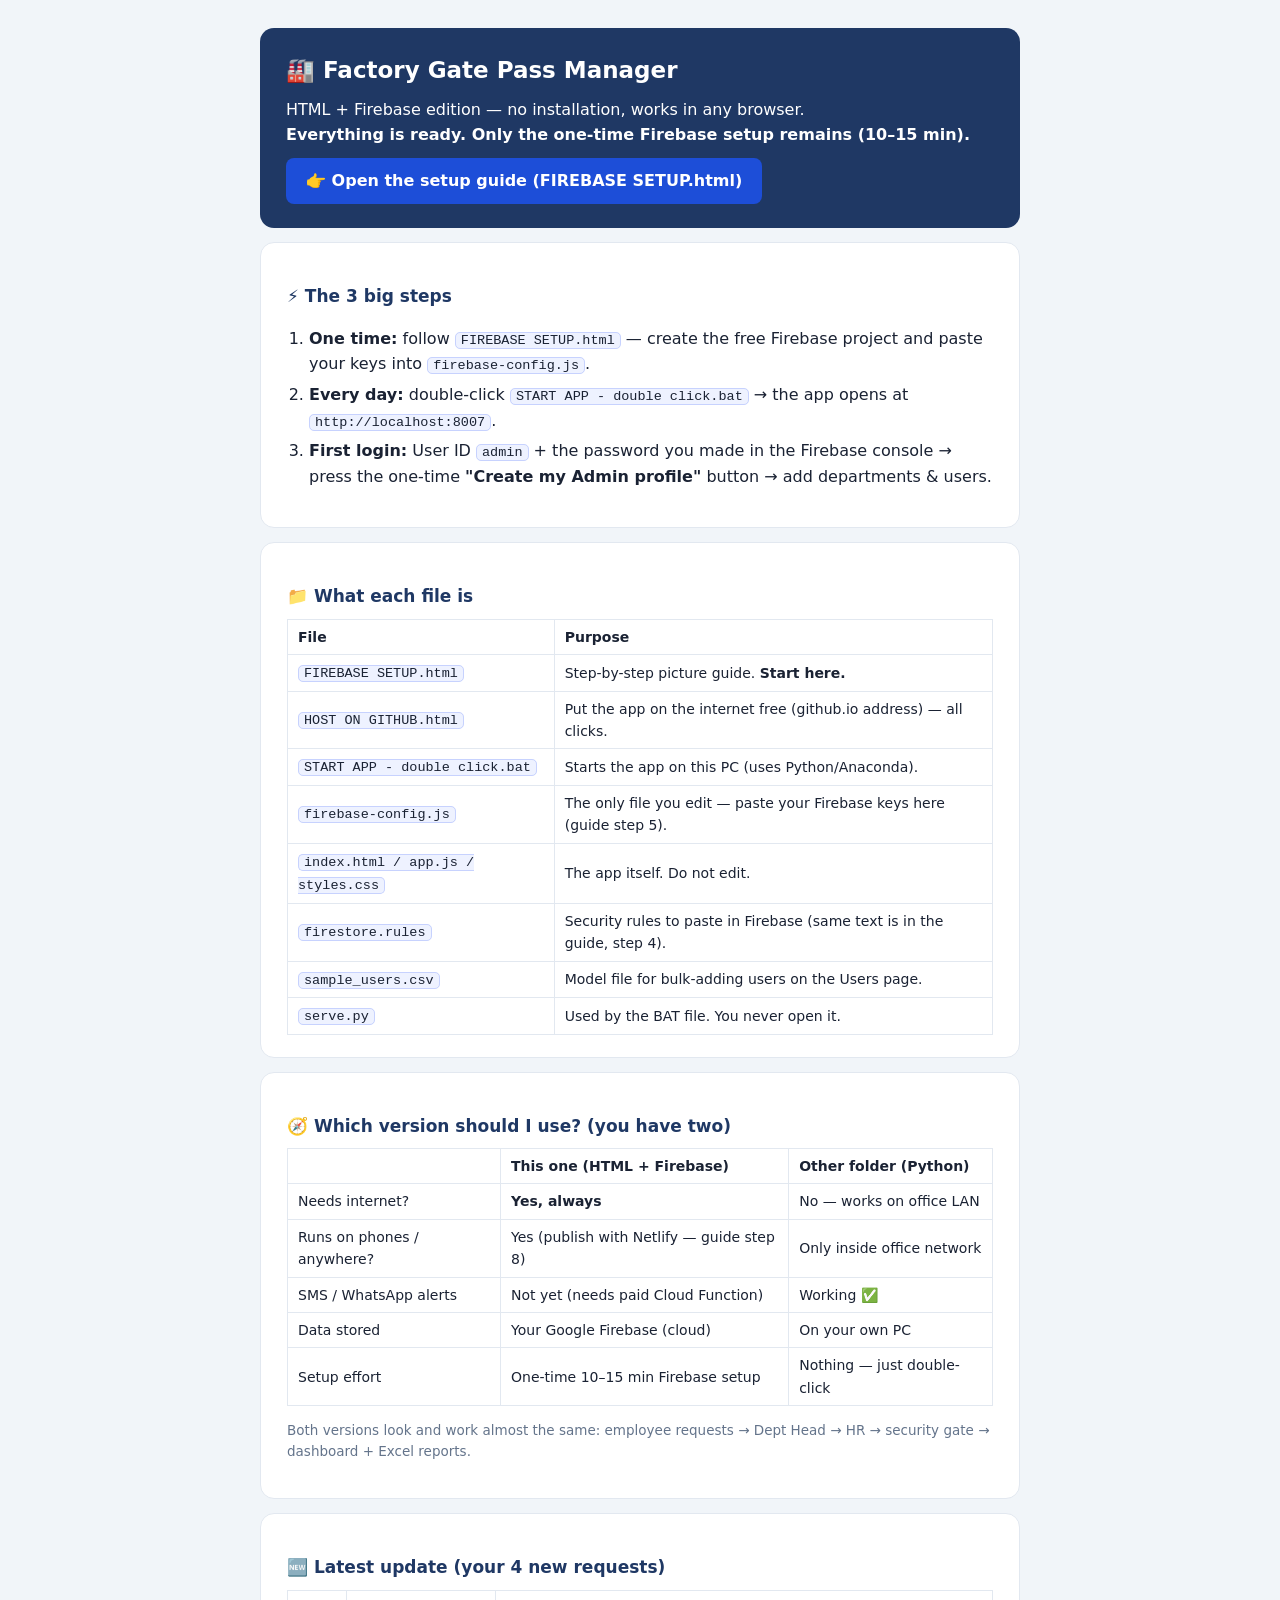
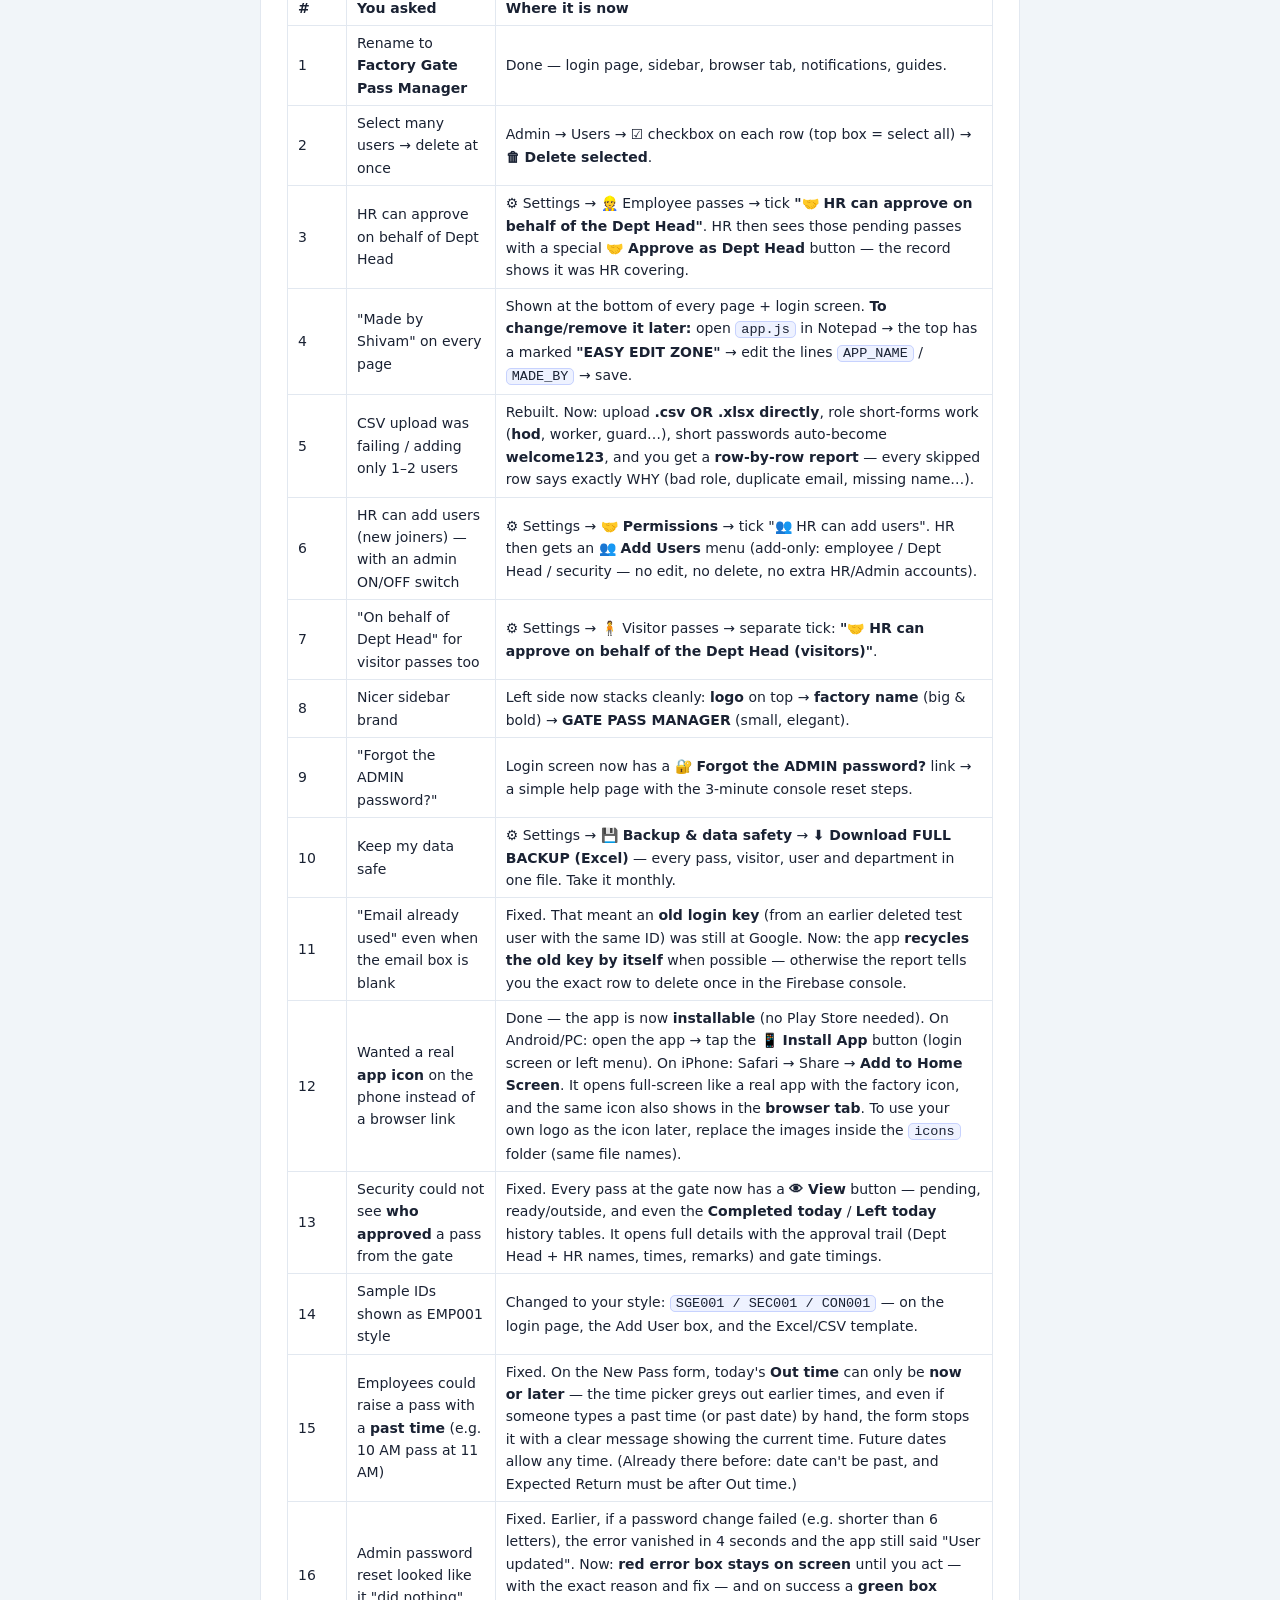
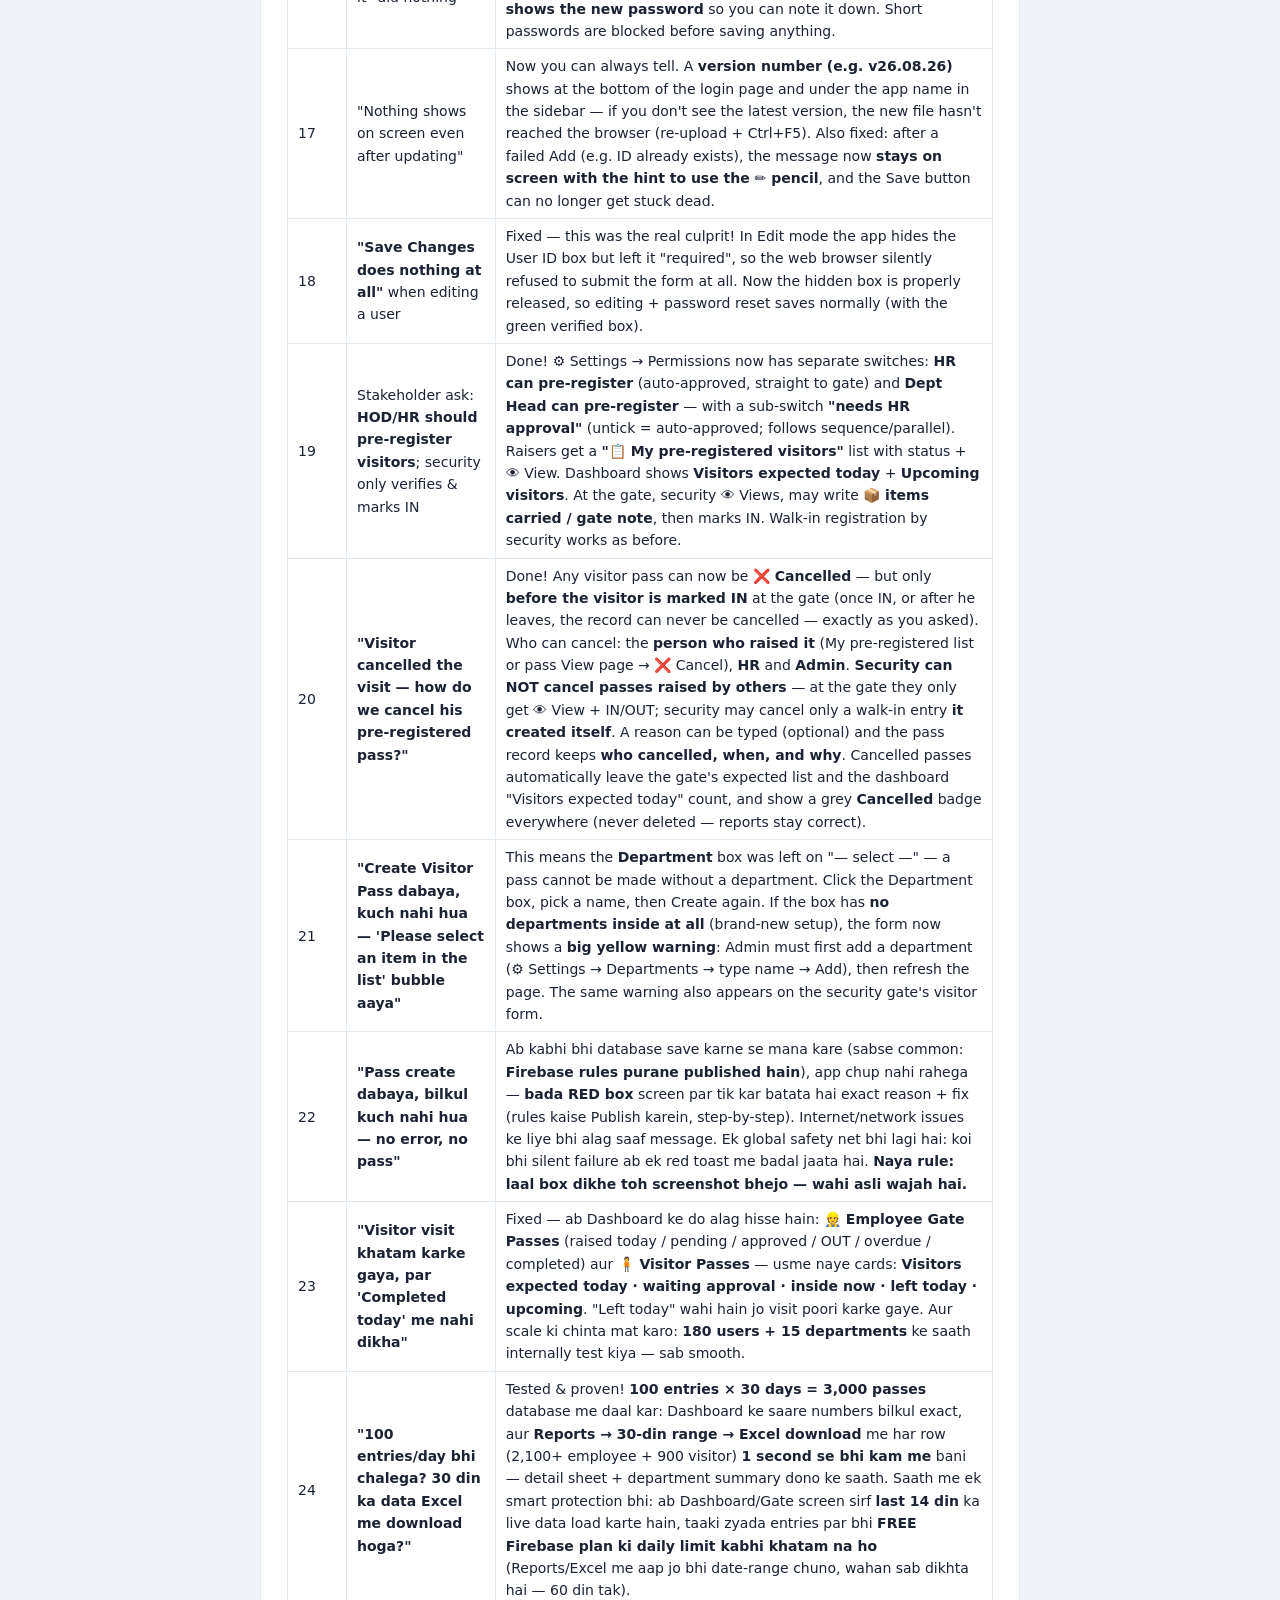
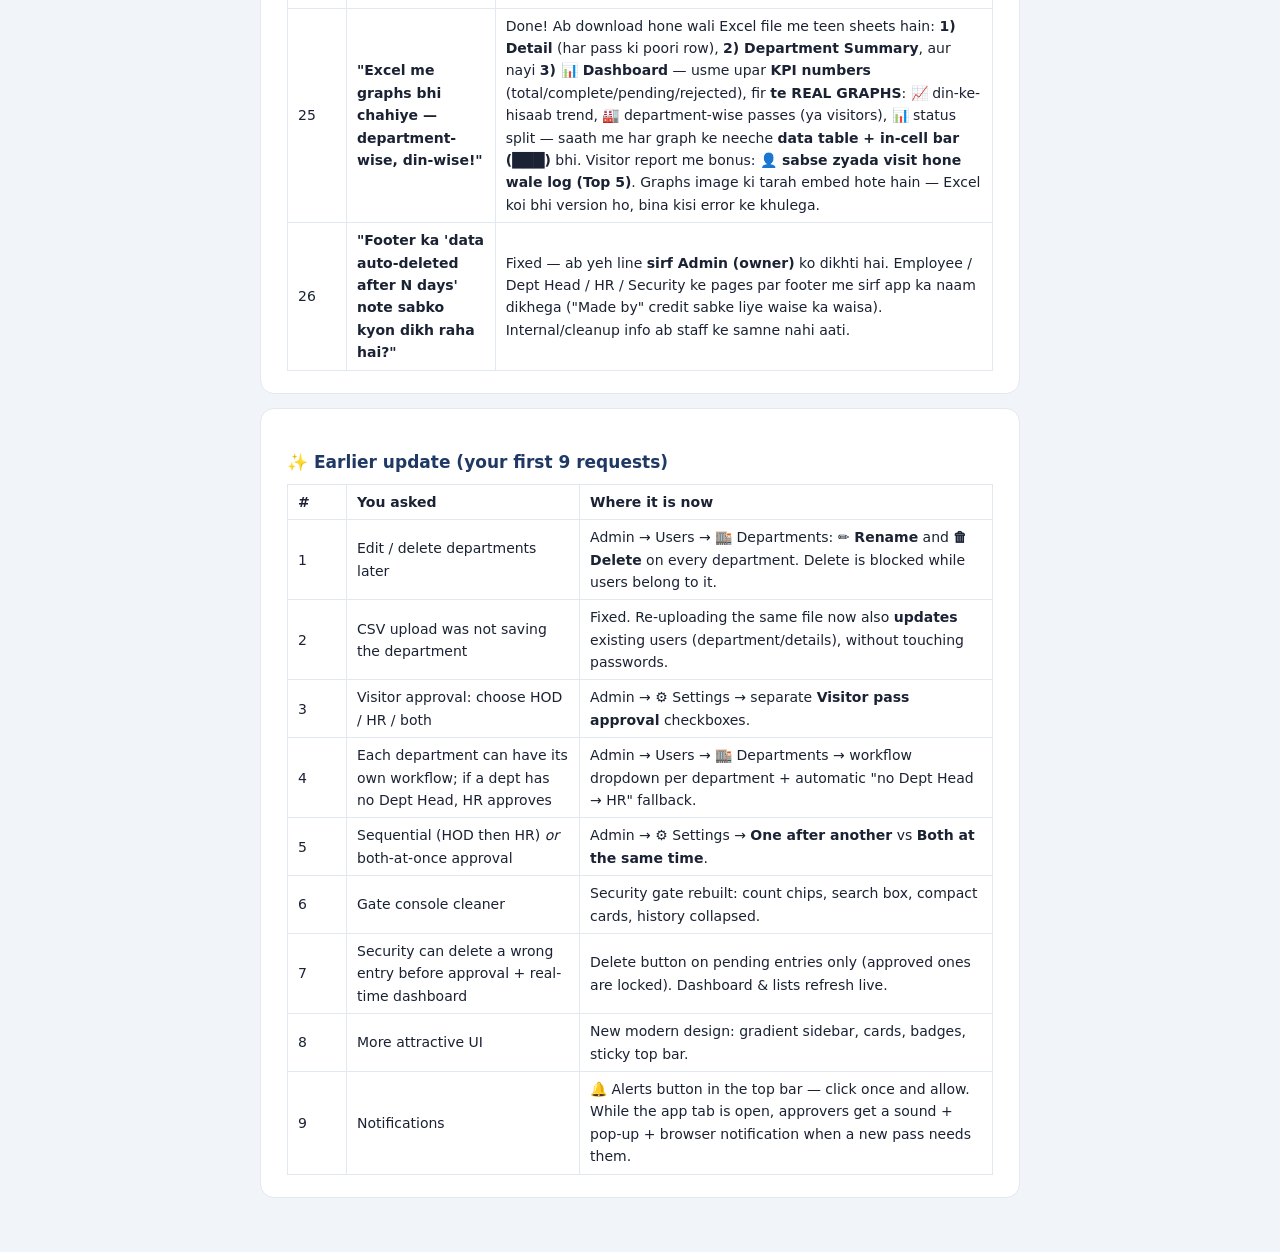
<file: READ ME.html>
<!DOCTYPE html>
<html lang="en">
<head>
<meta charset="utf-8">
<meta name="viewport" content="width=device-width, initial-scale=1">
<title>READ ME — Factory Gate Pass Manager (HTML + Firebase)</title>
<style>
  body { font-family:'Segoe UI',system-ui,Arial,sans-serif; margin:0; background:#f1f5f9; color:#1a2233; line-height:1.6; }
  .wrap { max-width:760px; margin:0 auto; padding:28px 18px 50px; }
  .card { background:#fff; border:1px solid #e2e8f0; border-radius:14px; padding:22px 26px; margin:14px 0; }
  h1 { font-size:23px; margin:0 0 8px; }
  h2 { font-size:17px; color:#1f3864; margin:18px 0 8px; }
  code { background:#eef2ff; border:1px solid #c7d2fe; border-radius:5px; padding:0 5px; font-size:13.5px; }
  .big { background:#1f3864; color:#fff; border-radius:14px; padding:24px 26px; }
  .big h1 { color:#fff; }
  a.btn { display:inline-block; background:#1d4ed8; color:#fff !important; text-decoration:none; border-radius:8px; padding:10px 20px; font-weight:700; margin-top:10px; }
  ol, ul { padding-left:22px; }
  li { margin:5px 0; }
  table { border-collapse:collapse; width:100%; font-size:14px; }
  td, th { border:1px solid #e2e8f0; padding:6px 10px; text-align:left; }
</style>
</head>
<body>
<div class="wrap">
  <div class="big">
    <h1>🏭 Factory Gate Pass Manager</h1>
    <div>HTML + Firebase edition — no installation, works in any browser.<br>
    <b>Everything is ready. Only the one-time Firebase setup remains (10–15 min).</b></div>
    <a class="btn" href="FIREBASE SETUP.html">👉 Open the setup guide (FIREBASE SETUP.html)</a>
  </div>

  <div class="card">
    <h2>⚡ The 3 big steps</h2>
    <ol>
      <li><b>One time:</b> follow <code>FIREBASE SETUP.html</code> — create the free Firebase project and paste your keys into <code>firebase-config.js</code>.</li>
      <li><b>Every day:</b> double-click <code>START APP - double click.bat</code> → the app opens at <code>http://localhost:8007</code>.</li>
      <li><b>First login:</b> User ID <code>admin</code> + the password you made in the Firebase console → press the one-time <b>"Create my Admin profile"</b> button → add departments & users.</li>
    </ol>
  </div>

  <div class="card">
    <h2>📁 What each file is</h2>
    <table>
      <tr><th>File</th><th>Purpose</th></tr>
      <tr><td><code>FIREBASE SETUP.html</code></td><td>Step-by-step picture guide. <b>Start here.</b></td></tr>
      <tr><td><code>HOST ON GITHUB.html</code></td><td>Put the app on the internet free (github.io address) — all clicks.</td></tr>
      <tr><td><code>START APP - double click.bat</code></td><td>Starts the app on this PC (uses Python/Anaconda).</td></tr>
      <tr><td><code>firebase-config.js</code></td><td>The only file you edit — paste your Firebase keys here (guide step 5).</td></tr>
      <tr><td><code>index.html / app.js / styles.css</code></td><td>The app itself. Do not edit.</td></tr>
      <tr><td><code>firestore.rules</code></td><td>Security rules to paste in Firebase (same text is in the guide, step 4).</td></tr>
      <tr><td><code>sample_users.csv</code></td><td>Model file for bulk-adding users on the Users page.</td></tr>
      <tr><td><code>serve.py</code></td><td>Used by the BAT file. You never open it.</td></tr>
    </table>
  </div>

  <div class="card">
    <h2>🧭 Which version should I use? (you have two)</h2>
    <table>
      <tr><th></th><th>This one (HTML + Firebase)</th><th>Other folder (Python)</th></tr>
      <tr><td>Needs internet?</td><td><b>Yes, always</b></td><td>No — works on office LAN</td></tr>
      <tr><td>Runs on phones / anywhere?</td><td>Yes (publish with Netlify — guide step 8)</td><td>Only inside office network</td></tr>
      <tr><td>SMS / WhatsApp alerts</td><td>Not yet (needs paid Cloud Function)</td><td>Working ✅</td></tr>
      <tr><td>Data stored</td><td>Your Google Firebase (cloud)</td><td>On your own PC</td></tr>
      <tr><td>Setup effort</td><td>One-time 10–15 min Firebase setup</td><td>Nothing — just double-click</td></tr>
    </table>
    <p style="font-size:13.5px;color:#64748b">Both versions look and work almost the same: employee requests → Dept Head → HR → security gate → dashboard + Excel reports.</p>
  </div>

  <div class="card">
    <h2>🆕 Latest update (your 4 new requests)</h2>
    <table>
      <tr><th style="width:38px">#</th><th>You asked</th><th>Where it is now</th></tr>
      <tr><td>1</td><td>Rename to <b>Factory Gate Pass Manager</b></td><td>Done — login page, sidebar, browser tab, notifications, guides.</td></tr>
      <tr><td>2</td><td>Select many users → delete at once</td><td>Admin → Users → ☑️ checkbox on each row (top box = select all) → <b>🗑 Delete selected</b>.</td></tr>
      <tr><td>3</td><td>HR can approve on behalf of Dept Head</td><td>⚙️ Settings → 👷 Employee passes → tick <b>"🤝 HR can approve on behalf of the Dept Head"</b>. HR then sees those pending passes with a special <b>🤝 Approve as Dept Head</b> button — the record shows it was HR covering.</td></tr>
      <tr><td>4</td><td>"Made by Shivam" on every page</td><td>Shown at the bottom of every page + login screen. <b>To change/remove it later:</b> open <code>app.js</code> in Notepad → the top has a marked <b>"EASY EDIT ZONE"</b> → edit the lines <code>APP_NAME</code> / <code>MADE_BY</code> → save.</td></tr>
      <tr><td>5</td><td>CSV upload was failing / adding only 1–2 users</td><td>Rebuilt. Now: upload <b>.csv OR .xlsx directly</b>, role short-forms work (<b>hod</b>, worker, guard…), short passwords auto-become <b>welcome123</b>, and you get a <b>row-by-row report</b> — every skipped row says exactly WHY (bad role, duplicate email, missing name…).</td></tr>
      <tr><td>6</td><td>HR can add users (new joiners) — with an admin ON/OFF switch</td><td>⚙️ Settings → <b>🤝 Permissions</b> → tick "👥 HR can add users". HR then gets an <b>👥 Add Users</b> menu (add-only: employee / Dept Head / security — no edit, no delete, no extra HR/Admin accounts).</td></tr>
      <tr><td>7</td><td>"On behalf of Dept Head" for visitor passes too</td><td>⚙️ Settings → 🧍 Visitor passes → separate tick: <b>"🤝 HR can approve on behalf of the Dept Head (visitors)"</b>.</td></tr>
      <tr><td>8</td><td>Nicer sidebar brand</td><td>Left side now stacks cleanly: <b>logo</b> on top → <b>factory name</b> (big & bold) → <b>GATE PASS MANAGER</b> (small, elegant).</td></tr>
      <tr><td>9</td><td>"Forgot the ADMIN password?"</td><td>Login screen now has a <b>🔐 Forgot the ADMIN password?</b> link → a simple help page with the 3-minute console reset steps.</td></tr>
      <tr><td>10</td><td>Keep my data safe</td><td>⚙️ Settings → <b>💾 Backup & data safety</b> → <b>⬇️ Download FULL BACKUP (Excel)</b> — every pass, visitor, user and department in one file. Take it monthly.</td></tr>
      <tr><td>11</td><td>"Email already used" even when the email box is blank</td><td>Fixed. That meant an <b>old login key</b> (from an earlier deleted test user with the same ID) was still at Google. Now: the app <b>recycles the old key by itself</b> when possible — otherwise the report tells you the exact row to delete once in the Firebase console.</td></tr>
      <tr><td>12</td><td>Wanted a real <b>app icon</b> on the phone instead of a browser link</td><td>Done — the app is now <b>installable</b> (no Play Store needed). On Android/PC: open the app → tap the <b>📱 Install App</b> button (login screen or left menu). On iPhone: Safari → Share → <b>Add to Home Screen</b>. It opens full-screen like a real app with the factory icon, and the same icon also shows in the <b>browser tab</b>. To use your own logo as the icon later, replace the images inside the <code>icons</code> folder (same file names).</td></tr>
      <tr><td>13</td><td>Security could not see <b>who approved</b> a pass from the gate</td><td>Fixed. Every pass at the gate now has a <b>👁 View</b> button — pending, ready/outside, and even the <b>Completed today</b> / <b>Left today</b> history tables. It opens full details with the approval trail (Dept Head + HR names, times, remarks) and gate timings.</td></tr>
      <tr><td>14</td><td>Sample IDs shown as EMP001 style</td><td>Changed to your style: <code>SGE001 / SEC001 / CON001</code> — on the login page, the Add User box, and the Excel/CSV template.</td></tr>
      <tr><td>15</td><td>Employees could raise a pass with a <b>past time</b> (e.g. 10 AM pass at 11 AM)</td><td>Fixed. On the New Pass form, today's <b>Out time</b> can only be <b>now or later</b> — the time picker greys out earlier times, and even if someone types a past time (or past date) by hand, the form stops it with a clear message showing the current time. Future dates allow any time. (Already there before: date can't be past, and Expected Return must be after Out time.)</td></tr>
      <tr><td>16</td><td>Admin password reset looked like it "did nothing"</td><td>Fixed. Earlier, if a password change failed (e.g. shorter than 6 letters), the error vanished in 4 seconds and the app still said "User updated". Now: <b>red error box stays on screen</b> until you act — with the exact reason and fix — and on success a <b>green box shows the new password</b> so you can note it down. Short passwords are blocked before saving anything.</td></tr>
      <tr><td>17</td><td>"Nothing shows on screen even after updating"</td><td>Now you can always tell. A <b>version number (e.g. v26.08.26)</b> shows at the bottom of the login page and under the app name in the sidebar — if you don't see the latest version, the new file hasn't reached the browser (re-upload + Ctrl+F5). Also fixed: after a failed Add (e.g. ID already exists), the message now <b>stays on screen with the hint to use the ✏️ pencil</b>, and the Save button can no longer get stuck dead.</td></tr>
      <tr><td>18</td><td><b>"Save Changes does nothing at all"</b> when editing a user</td><td>Fixed — this was the real culprit! In Edit mode the app hides the User ID box but left it "required", so the web browser silently refused to submit the form at all. Now the hidden box is properly released, so editing + password reset saves normally (with the green verified box).</td></tr>
      <tr><td>19</td><td>Stakeholder ask: <b>HOD/HR should pre-register visitors</b>; security only verifies &amp; marks IN</td><td>Done! ⚙️ Settings → Permissions now has separate switches: <b>HR can pre-register</b> (auto-approved, straight to gate) and <b>Dept Head can pre-register</b> — with a sub-switch <b>"needs HR approval"</b> (untick = auto-approved; follows sequence/parallel). Raisers get a <b>"📋 My pre-registered visitors"</b> list with status + 👁 View. Dashboard shows <b>Visitors expected today</b> + <b>Upcoming visitors</b>. At the gate, security 👁 Views, may write <b>📦 items carried / gate note</b>, then marks IN. Walk-in registration by security works as before.</td></tr>
      <tr><td>20</td><td><b>"Visitor cancelled the visit — how do we cancel his pre-registered pass?"</b></td><td>Done! Any visitor pass can now be <b>❌ Cancelled</b> — but only <b>before the visitor is marked IN</b> at the gate (once IN, or after he leaves, the record can never be cancelled — exactly as you asked). Who can cancel: the <b>person who raised it</b> (My pre-registered list or pass View page → ❌ Cancel), <b>HR</b> and <b>Admin</b>. <b>Security can NOT cancel passes raised by others</b> — at the gate they only get 👁 View + IN/OUT; security may cancel only a walk-in entry <b>it created itself</b>. A reason can be typed (optional) and the pass record keeps <b>who cancelled, when, and why</b>. Cancelled passes automatically leave the gate's expected list and the dashboard "Visitors expected today" count, and show a grey <b>Cancelled</b> badge everywhere (never deleted — reports stay correct).</td></tr>
      <tr><td>21</td><td><b>"Create Visitor Pass dabaya, kuch nahi hua — 'Please select an item in the list' bubble aaya"</b></td><td>This means the <b>Department</b> box was left on "— select —" — a pass cannot be made without a department. Click the Department box, pick a name, then Create again. If the box has <b>no departments inside at all</b> (brand-new setup), the form now shows a <b>big yellow warning</b>: Admin must first add a department (⚙️ Settings → Departments → type name → Add), then refresh the page. The same warning also appears on the security gate's visitor form.</td></tr>
      <tr><td>22</td><td><b>"Pass create dabaya, bilkul kuch nahi hua — no error, no pass"</b></td><td>Ab kabhi bhi database save karne se mana kare (sabse common: <b>Firebase rules purane published hain</b>), app chup nahi rahega — <b>bada RED box</b> screen par tik kar batata hai exact reason + fix (rules kaise Publish karein, step-by-step). Internet/network issues ke liye bhi alag saaf message. Ek global safety net bhi lagi hai: koi bhi silent failure ab ek red toast me badal jaata hai. <b>Naya rule: laal box dikhe toh screenshot bhejo — wahi asli wajah hai.</b></td></tr>
      <tr><td>23</td><td><b>"Visitor visit khatam karke gaya, par 'Completed today' me nahi dikha"</b></td><td>Fixed — ab Dashboard ke do alag hisse hain: <b>👷 Employee Gate Passes</b> (raised today / pending / approved / OUT / overdue / completed) aur <b>🧍 Visitor Passes</b> — usme naye cards: <b>Visitors expected today · waiting approval · inside now · left today · upcoming</b>. "Left today" wahi hain jo visit poori karke gaye. Aur scale ki chinta mat karo: <b>180 users + 15 departments</b> ke saath internally test kiya — sab smooth.</td></tr>
      <tr><td>24</td><td><b>"100 entries/day bhi chalega? 30 din ka data Excel me download hoga?"</b></td><td>Tested &amp; proven! <b>100 entries × 30 days = 3,000 passes</b> database me daal kar: Dashboard ke saare numbers bilkul exact, aur <b>Reports → 30-din range → Excel download</b> me har row (2,100+ employee + 900 visitor) <b>1 second se bhi kam me</b> bani — detail sheet + department summary dono ke saath. Saath me ek smart protection bhi: ab Dashboard/Gate screen sirf <b>last 14 din</b> ka live data load karte hain, taaki zyada entries par bhi <b>FREE Firebase plan ki daily limit kabhi khatam na ho</b> (Reports/Excel me aap jo bhi date-range chuno, wahan sab dikhta hai — 60 din tak).</td></tr>
      <tr><td>25</td><td><b>"Excel me graphs bhi chahiye — department-wise, din-wise!"</b></td><td>Done! Ab download hone wali Excel file me teen sheets hain: <b>1) Detail</b> (har pass ki poori row), <b>2) Department Summary</b>, aur nayi <b>3) 📊 Dashboard</b> — usme upar <b>KPI numbers</b> (total/complete/pending/rejected), fir <b>te REAL GRAPHS</b>: 📈 din-ke-hisaab trend, 🏭 department-wise passes (ya visitors), 📊 status split — saath me har graph ke neeche <b>data table + in-cell bar (███)</b> bhi. Visitor report me bonus: <b>👤 sabse zyada visit hone wale log (Top 5)</b>. Graphs image ki tarah embed hote hain — Excel koi bhi version ho, bina kisi error ke khulega.</td></tr>
      <tr><td>26</td><td><b>"Footer ka 'data auto-deleted after N days' note sabko kyon dikh raha hai?"</b></td><td>Fixed — ab yeh line <b>sirf Admin (owner)</b> ko dikhti hai. Employee / Dept Head / HR / Security ke pages par footer me sirf app ka naam dikhega ("Made by" credit sabke liye waise ka waisa). Internal/cleanup info ab staff ke samne nahi aati.</td></tr>
    </table>
  </div>

  <div class="card">
    <h2>✨ Earlier update (your first 9 requests)</h2>
    <table>
      <tr><th style="width:38px">#</th><th>You asked</th><th>Where it is now</th></tr>
      <tr><td>1</td><td>Edit / delete departments later</td><td>Admin → Users → 🏬 Departments: <b>✏️ Rename</b> and <b>🗑 Delete</b> on every department. Delete is blocked while users belong to it.</td></tr>
      <tr><td>2</td><td>CSV upload was not saving the department</td><td>Fixed. Re-uploading the same file now also <b>updates</b> existing users (department/details), without touching passwords.</td></tr>
      <tr><td>3</td><td>Visitor approval: choose HOD / HR / both</td><td>Admin → ⚙️ Settings → separate <b>Visitor pass approval</b> checkboxes.</td></tr>
      <tr><td>4</td><td>Each department can have its own workflow; if a dept has no Dept Head, HR approves</td><td>Admin → Users → 🏬 Departments → workflow dropdown per department + automatic "no Dept Head → HR" fallback.</td></tr>
      <tr><td>5</td><td>Sequential (HOD then HR) <i>or</i> both-at-once approval</td><td>Admin → ⚙️ Settings → <b>One after another</b> vs <b>Both at the same time</b>.</td></tr>
      <tr><td>6</td><td>Gate console cleaner</td><td>Security gate rebuilt: count chips, search box, compact cards, history collapsed.</td></tr>
      <tr><td>7</td><td>Security can delete a wrong entry before approval + real-time dashboard</td><td>Delete button on pending entries only (approved ones are locked). Dashboard &amp; lists refresh live.</td></tr>
      <tr><td>8</td><td>More attractive UI</td><td>New modern design: gradient sidebar, cards, badges, sticky top bar.</td></tr>
      <tr><td>9</td><td>Notifications</td><td>🔔 Alerts button in the top bar — click once and allow. While the app tab is open, approvers get a sound + pop-up + browser notification when a new pass needs them.</td></tr>
    </table>
  </div>
</div>
</body>
</html>
</file>
